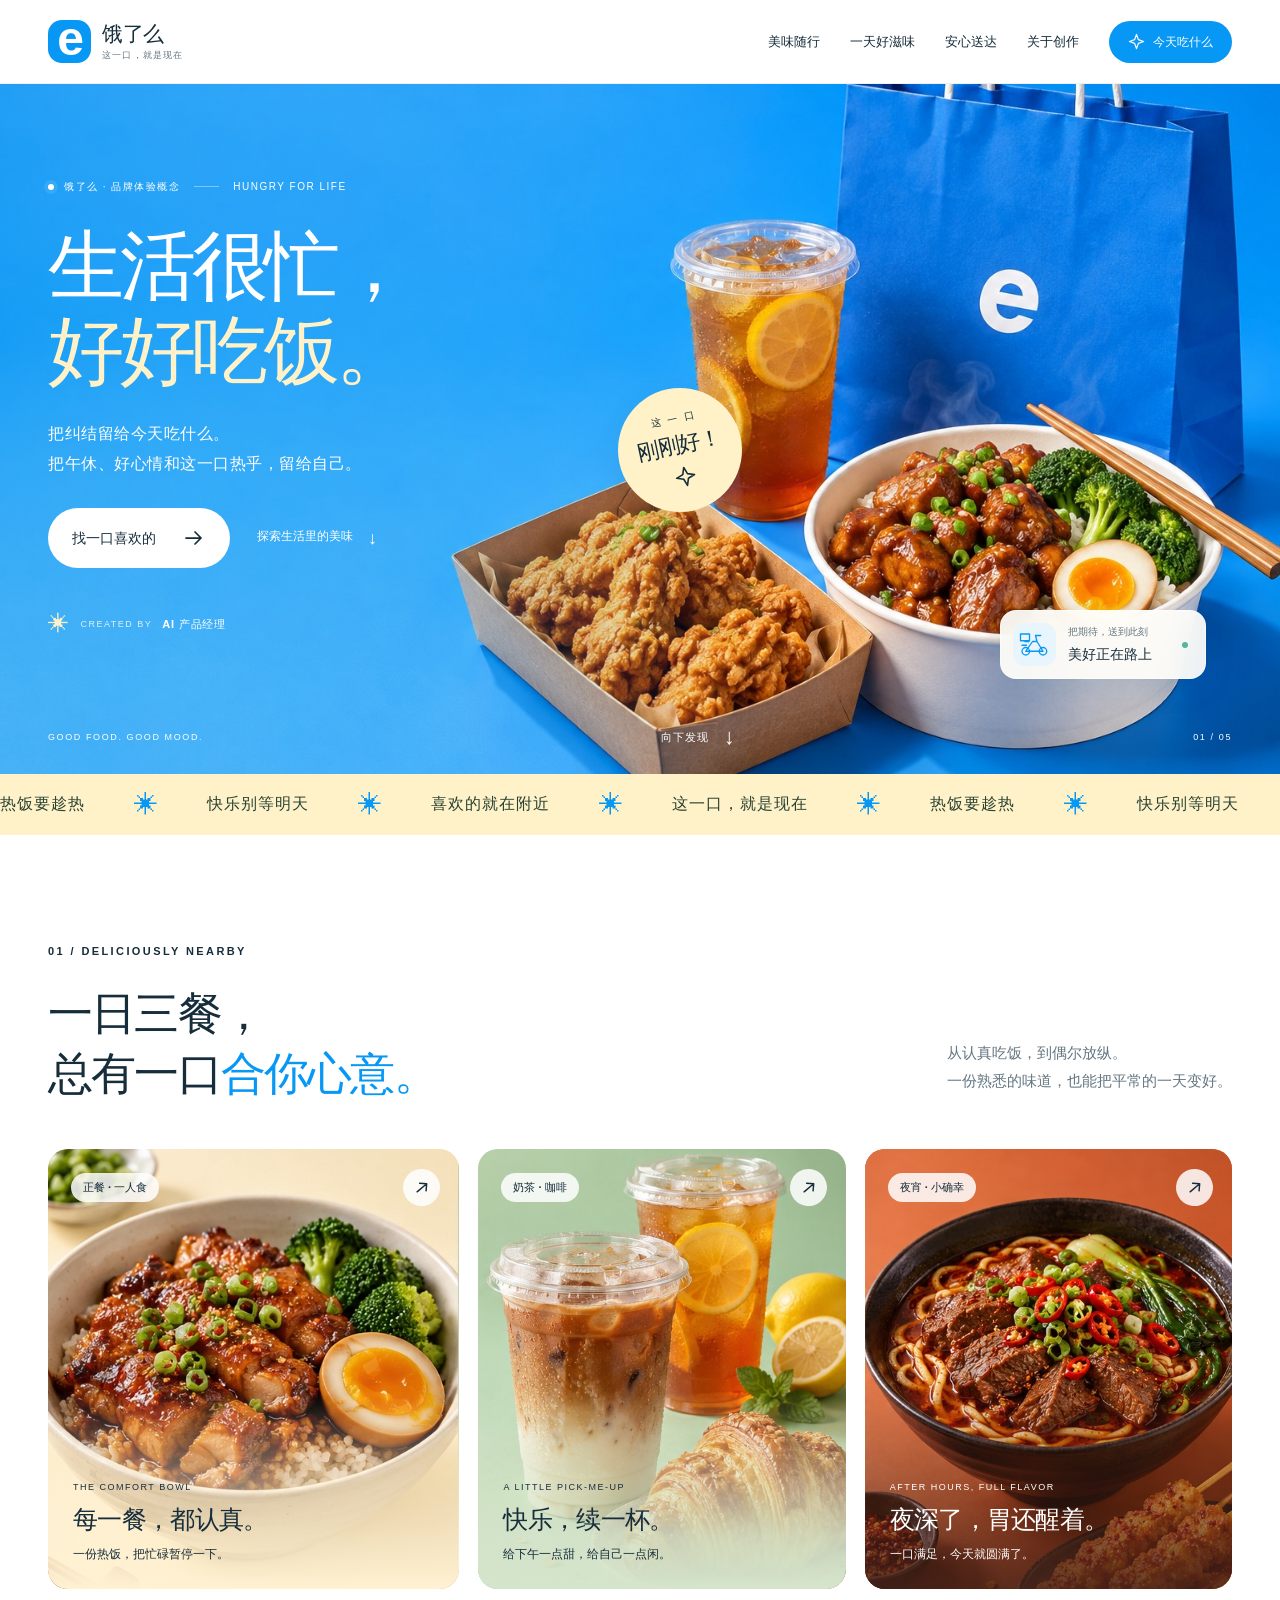
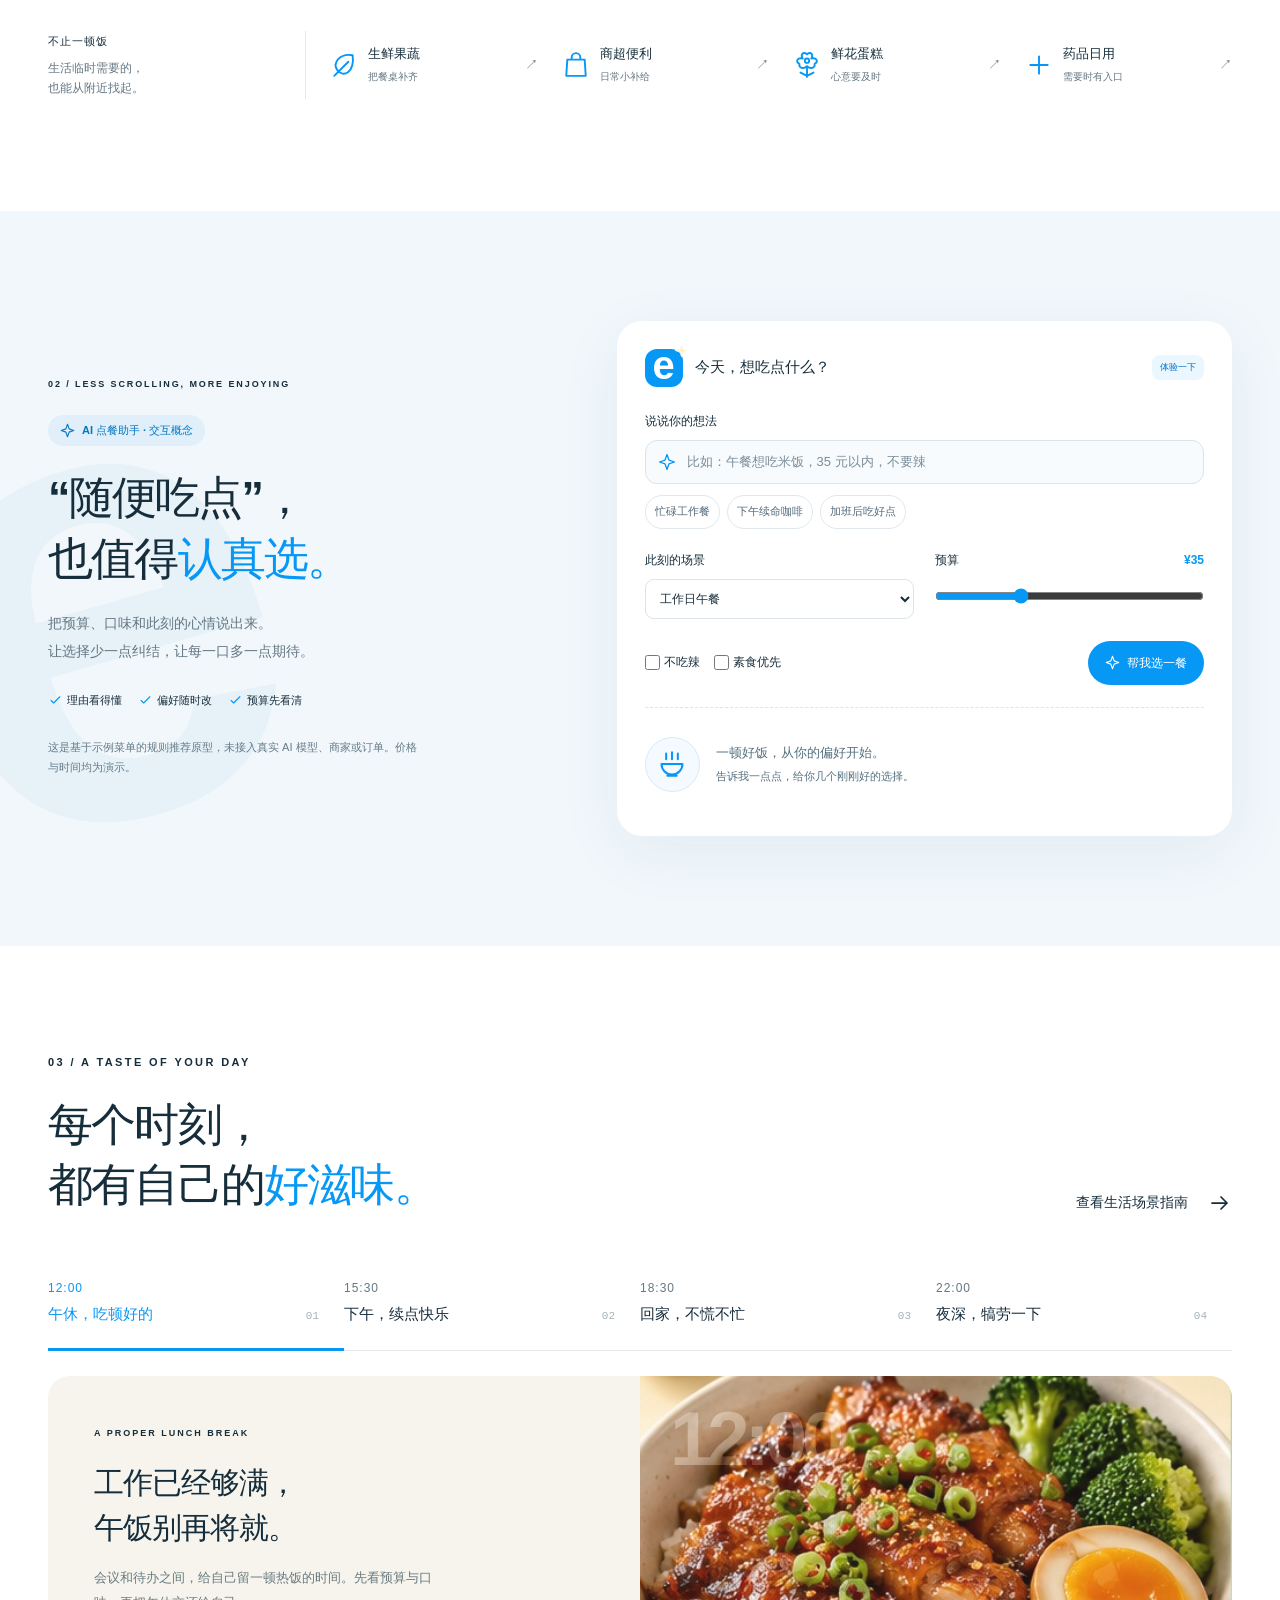
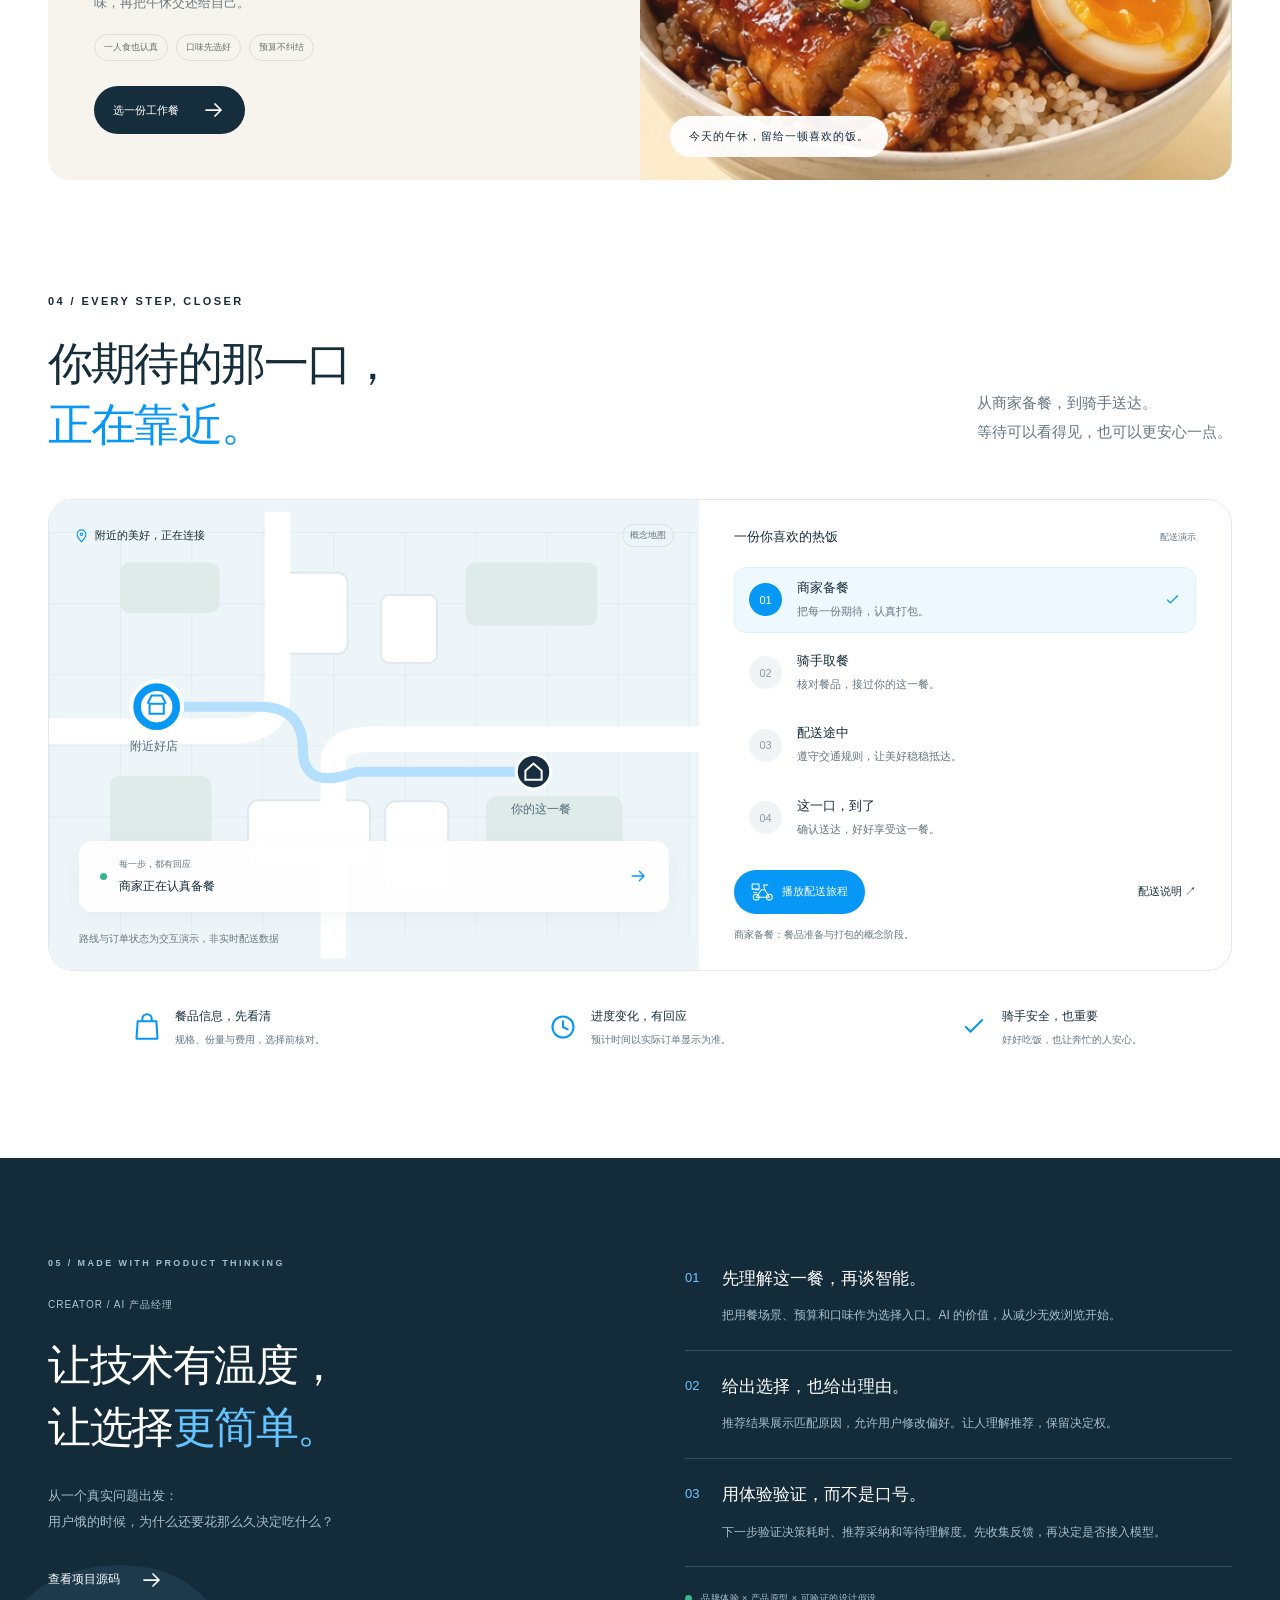
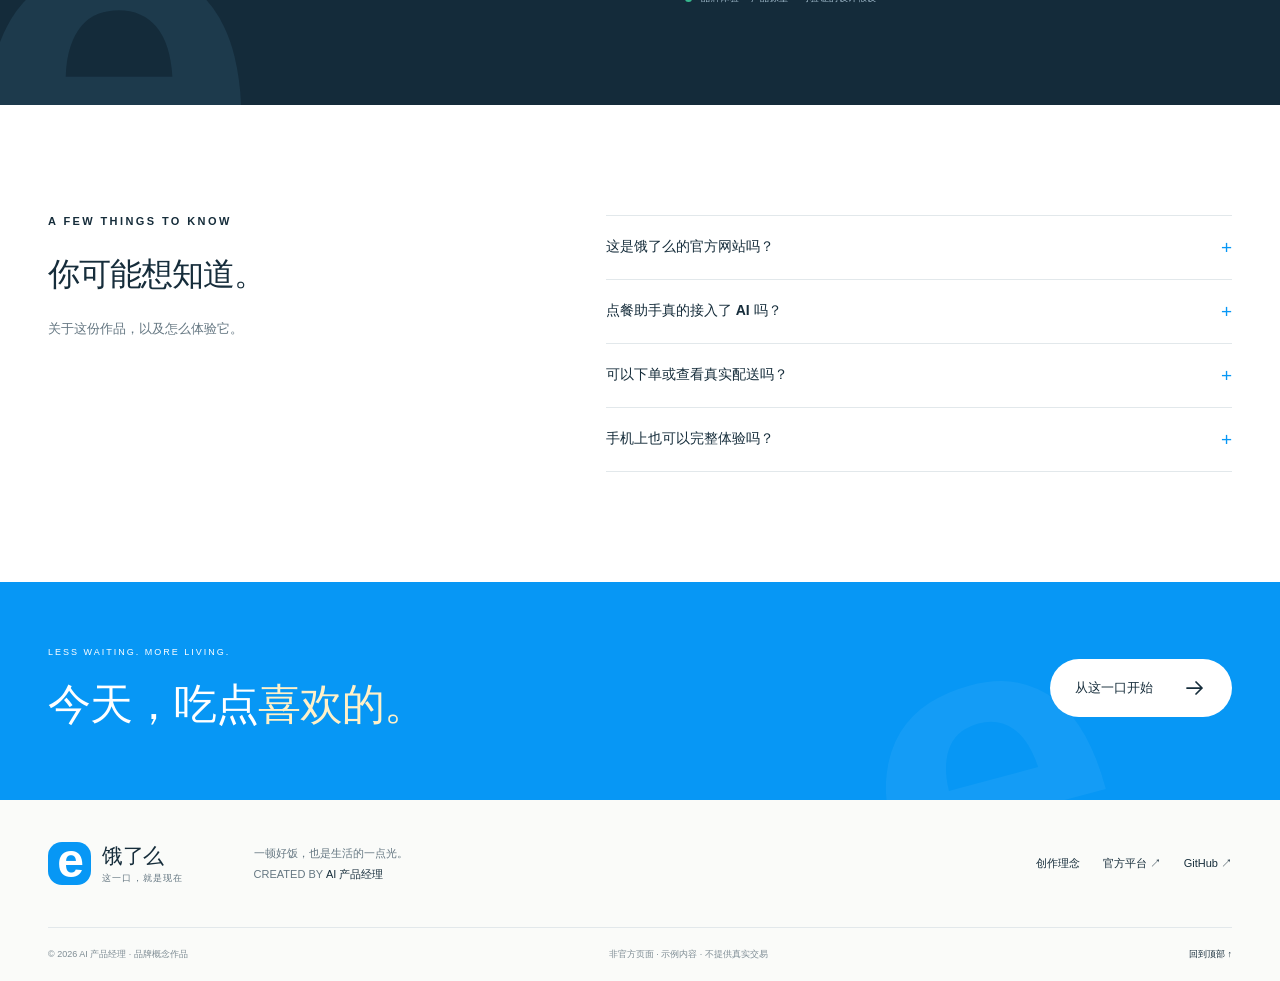
<file: index.html>
<!doctype html>
<html lang="zh-CN">
<head>
  <meta charset="utf-8">
  <meta name="viewport" content="width=device-width,initial-scale=1,viewport-fit=cover">
  <meta name="theme-color" content="#0797f5">
  <meta name="description" content="饿了么品牌体验概念：从一顿热饭到即时生活，由 AI 产品经理创作。探索美食场景、点餐推荐与配送交互。">
  <meta name="author" content="AI 产品经理">
  <title>饿了么 · 这一口，就是现在｜AI 产品经理作品</title>
  <link rel="icon" href="data:image/svg+xml,%3Csvg xmlns='http://www.w3.org/2000/svg' viewBox='0 0 64 64'%3E%3Crect width='64' height='64' rx='20' fill='%230797f5'/%3E%3Ctext x='15' y='49' font-family='Arial' font-size='55' font-weight='bold' fill='white'%3Ee%3C/text%3E%3C/svg%3E">
  <link rel="preload" href="assets/hero-food.jpg" as="image">
  <link rel="stylesheet" href="assets/style.css">
  <script src="assets/app.js" defer></script>
</head>
<body>
  <a class="skip-link" href="#mainContent">跳到主要内容</a>
  <svg class="svg-sprite" aria-hidden="true" xmlns="http://www.w3.org/2000/svg">
    <symbol id="i-arrow" viewBox="0 0 24 24"><path d="M4 12h15m-6-6 6 6-6 6"/></symbol>
    <symbol id="i-spark" viewBox="0 0 24 24"><path d="m12 2 2.6 7.4L22 12l-7.4 2.6L12 22l-2.6-7.4L2 12l7.4-2.6Z"/></symbol>
    <symbol id="i-bowl" viewBox="0 0 24 24"><path d="M3 12h18a9 9 0 0 1-18 0ZM8 22h8M7 3v5m5-6v6m5-5v5"/></symbol>
    <symbol id="i-cup" viewBox="0 0 24 24"><path d="M5 7h12v9a4 4 0 0 1-4 4H9a4 4 0 0 1-4-4V7Zm12 1h2a3 3 0 1 1 0 6h-2M4 23h14M9 1v3m5-3v3"/></symbol>
    <symbol id="i-leaf" viewBox="0 0 24 24"><path d="M20 3C8 1 1 10 6 17s16 2 14-14ZM3 22 16 9"/></symbol>
    <symbol id="i-bag" viewBox="0 0 24 24"><path d="M4 7h16l1 15H3L4 7Zm4 0V5a4 4 0 0 1 8 0v2"/></symbol>
    <symbol id="i-flower" viewBox="0 0 24 24"><path d="M12 14v9m-6-4 6 3 6-3M12 2c4-3 6 1 4 4 5-1 7 3 3 5 1 4-4 5-7 2-3 3-8 2-7-2-4-2-2-6 3-5-2-3 0-7 4-4Z"/><circle cx="12" cy="8" r="2"/></symbol>
    <symbol id="i-plus" viewBox="0 0 24 24"><path d="M12 4v16M4 12h16"/></symbol>
    <symbol id="i-pin" viewBox="0 0 24 24"><path d="M19 10c0 5-7 12-7 12S5 15 5 10a7 7 0 1 1 14 0Z"/><circle cx="12" cy="10" r="2"/></symbol>
    <symbol id="i-check" viewBox="0 0 24 24"><path d="m5 12 4 4L19 6"/></symbol>
    <symbol id="i-clock" viewBox="0 0 24 24"><circle cx="12" cy="12" r="9"/><path d="M12 7v5l4 2"/></symbol>
    <symbol id="i-scooter" viewBox="0 0 40 32"><circle cx="9" cy="25" r="5"/><circle cx="32" cy="25" r="5"/><path d="M9 25 18 12h6l8 13H9Zm15-13-2-8h7M13 12H8m-4 5h6"/><path d="M2 2h12v9H2Z"/></symbol>
    <symbol id="i-close" viewBox="0 0 24 24"><path d="m6 6 12 12M6 18 18 6"/></symbol>
    <symbol id="i-menu" viewBox="0 0 24 24"><path d="M4 7h16M4 12h16M4 17h16"/></symbol>
  </svg>
  <header class="site-header" id="siteHeader">
    <div class="wrap header-inner">
      <a class="brand" href="#top" aria-label="饿了么概念作品首页"><span class="brand-mark">e</span><span class="brand-name">饿了么<small>这一口，就是现在</small></span></a>
      <nav class="nav-links" id="navLinks" aria-label="主导航">
        <a href="#services">美味随行</a><a href="#moments">一天好滋味</a><a href="#delivery">安心送达</a><a href="#creator">关于创作</a>
      </nav>
      <div class="nav-actions"><a class="button button-blue nav-cta" href="#assistant"><svg class="icon"><use href="#i-spark"/></svg>今天吃什么</a><button class="menu-button" id="menuButton" type="button" aria-label="打开导航菜单" aria-expanded="false" aria-controls="navLinks"><svg class="icon"><use href="#i-menu"/></svg></button></div>
    </div>
  </header>
  <main id="mainContent">
    <div id="homeView">
      <section class="hero" id="top" aria-labelledby="heroTitle">
        <img class="hero-image" src="assets/hero-food.jpg" width="1536" height="1024" alt="明亮蓝色背景上的外卖餐袋、热腾腾的鸡肉饭、炸鸡与柠檬茶" fetchpriority="high">
        <div class="hero-shade" aria-hidden="true"></div>
        <div class="wrap hero-content">
          <div class="hero-eyebrow"><span class="live-dot"></span>饿了么 · 品牌体验概念<span class="eyebrow-rule"></span>HUNGRY FOR LIFE</div>
          <h1 id="heroTitle">生活很忙，<br><span>好好吃饭。</span></h1>
          <p class="hero-desc">把纠结留给今天吃什么。<br>把午休、好心情和这一口热乎，留给自己。</p>
          <div class="hero-actions"><a class="button button-white" href="#assistant">找一口喜欢的<svg class="icon"><use href="#i-arrow"/></svg></a><a class="hero-secondary" href="#moments">探索生活里的美味<span>↓</span></a></div>
          <div class="hero-signature"><span class="mini-spark">✳</span> CREATED BY <strong>AI 产品经理</strong></div>
        </div>
        <div class="hero-sticker" aria-hidden="true"><span>这 一 口</span><b>刚刚好！</b><svg class="icon"><use href="#i-spark"/></svg></div>
        <div class="arrival-tag"><span class="arrival-icon"><svg class="icon scooter"><use href="#i-scooter"/></svg></span><div><small>把期待，送到此刻</small><b>美好正在路上</b></div><span class="arrival-dot"></span></div>
        <div class="hero-bottom"><span>GOOD FOOD. GOOD MOOD.</span><a href="#services" aria-label="向下探索美味随行">向下发现 <span>↓</span></a><span>01 / 05</span></div>
      </section>
      <div class="brand-ribbon" aria-hidden="true"><div><span>热饭要趁热</span><i>✳</i><span>快乐别等明天</span><i>✳</i><span>喜欢的就在附近</span><i>✳</i><span>这一口，就是现在</span><i>✳</i><span>热饭要趁热</span><i>✳</i><span>快乐别等明天</span><i>✳</i></div></div>
      <section class="section services" id="services" aria-labelledby="servicesTitle">
        <div class="wrap">
          <div class="section-heading reveal"><div><div class="eyebrow">01 / DELICIOUSLY NEARBY</div><h2 id="servicesTitle">一日三餐，<br>总有一口<span class="blue-text">合你心意。</span></h2></div><p>从认真吃饭，到偶尔放纵。<br>一份熟悉的味道，也能把平常的一天变好。</p></div>
          <div class="food-grid">
            <a class="food-card food-card-main reveal" href="#/service/food"><div class="food-photo food-photo-rice" role="img" aria-label="鸡肉饭与新鲜配菜"></div><div class="food-card-top"><span>正餐 · 一人食</span><span class="circle-link"><svg class="icon"><use href="#i-arrow"/></svg></span></div><div class="food-card-copy"><small>THE COMFORT BOWL</small><h3>每一餐，都认真。</h3><p>一份热饭，把忙碌暂停一下。</p></div></a>
            <a class="food-card food-card-drink reveal" href="#/service/coffee"><div class="food-photo food-photo-drink" role="img" aria-label="冰咖啡、柠檬茶与可颂"></div><div class="food-card-top"><span>奶茶 · 咖啡</span><span class="circle-link"><svg class="icon"><use href="#i-arrow"/></svg></span></div><div class="food-card-copy"><small>A LITTLE PICK-ME-UP</small><h3>快乐，续一杯。</h3><p>给下午一点甜，给自己一点闲。</p></div></a>
            <a class="food-card food-card-night reveal" href="#moments" data-scene-link="night"><div class="food-photo food-photo-night" role="img" aria-label="香辣牛肉面与烤串"></div><div class="food-card-top"><span>夜宵 · 小确幸</span><span class="circle-link"><svg class="icon"><use href="#i-arrow"/></svg></span></div><div class="food-card-copy"><small>AFTER HOURS, FULL FLAVOR</small><h3>夜深了，胃还醒着。</h3><p>一口满足，今天就圆满了。</p></div></a>
          </div>
          <div class="life-row reveal"><div><span class="life-label">不止一顿饭</span><p>生活临时需要的，<br>也能从附近找起。</p></div><a href="#/service/fresh"><svg class="icon"><use href="#i-leaf"/></svg><span>生鲜果蔬<small>把餐桌补齐</small></span><span>↗</span></a><a href="#/service/market"><svg class="icon"><use href="#i-bag"/></svg><span>商超便利<small>日常小补给</small></span><span>↗</span></a><a href="#/service/flowers"><svg class="icon"><use href="#i-flower"/></svg><span>鲜花蛋糕<small>心意要及时</small></span><span>↗</span></a><a href="#/service/care"><svg class="icon"><use href="#i-plus"/></svg><span>药品日用<small>需要时有入口</small></span><span>↗</span></a></div>
        </div>
      </section>
      <section class="section assistant-section" id="assistant" aria-labelledby="assistantTitle">
        <div class="wrap assistant-grid">
          <div class="assistant-intro reveal"><div class="eyebrow">02 / LESS SCROLLING, MORE ENJOYING</div><span class="ai-badge"><svg class="icon"><use href="#i-spark"/></svg>AI 点餐助手 · 交互概念</span><h2 id="assistantTitle">“随便吃点”，<br>也值得<span class="blue-text">认真选。</span></h2><p>把预算、口味和此刻的心情说出来。<br>让选择少一点纠结，让每一口多一点期待。</p><div class="assistant-principles"><span><svg class="icon"><use href="#i-check"/></svg>理由看得懂</span><span><svg class="icon"><use href="#i-check"/></svg>偏好随时改</span><span><svg class="icon"><use href="#i-check"/></svg>预算先看清</span></div><small class="demo-note">这是基于示例菜单的规则推荐原型，未接入真实 AI 模型、商家或订单。价格与时间均为演示。</small></div>
          <div class="assistant-panel reveal">
            <div class="panel-head"><span><span class="assistant-avatar">e<svg class="icon"><use href="#i-spark"/></svg></span><b>今天，想吃点什么？</b></span><span class="demo-pill">体验一下</span></div>
            <form id="recommendForm">
              <label class="input-label" for="craving">说说你的想法</label>
              <div class="craving-input"><svg class="icon"><use href="#i-spark"/></svg><input id="craving" name="craving" maxlength="180" placeholder="比如：午餐想吃米饭，35 元以内，不要辣" autocomplete="off"></div>
              <div class="quick-prompts" aria-label="快速填写需求"><button type="button" data-prompt="工作日午餐，35元以内，不要辣">忙碌工作餐</button><button type="button" data-prompt="下午茶，30元以内，想喝咖啡">下午续命咖啡</button><button type="button" data-prompt="深夜加班，40元以内，想吃辣">加班后吃好点</button></div>
              <div class="form-options"><div><label class="input-label" for="sceneSelect">此刻的场景</label><select id="sceneSelect" name="scene"><option value="lunch">工作日午餐</option><option value="tea">下午茶时刻</option><option value="night">晚餐与夜宵</option></select></div><div><label class="input-label" for="budgetRange">预算 <output id="budgetValue" for="budgetRange">¥35</output></label><input id="budgetRange" type="range" min="15" max="80" step="5" value="35" name="budget" aria-label="餐品预算"></div></div>
              <div class="preference-row"><label><input id="noSpicy" type="checkbox" name="noSpicy">不吃辣</label><label><input id="vegetarian" type="checkbox" name="vegetarian">素食优先</label><button class="button button-blue" type="submit"><svg class="icon"><use href="#i-spark"/></svg>帮我选一餐</button></div>
            </form>
            <div class="recommend-results" id="recommendResults" aria-live="polite" aria-atomic="true"><div class="recommend-empty"><span class="empty-orbit"><svg class="icon"><use href="#i-bowl"/></svg></span><div><b>一顿好饭，从你的偏好开始。</b><p>告诉我一点点，给你几个刚刚好的选择。</p></div></div></div>
          </div>
        </div>
      </section>
      <section class="section moments-section" id="moments" aria-labelledby="momentsTitle">
        <div class="wrap">
          <div class="section-heading reveal"><div><div class="eyebrow">03 / A TASTE OF YOUR DAY</div><h2 id="momentsTitle">每个时刻，<br>都有自己的<span class="blue-text">好滋味。</span></h2></div><a class="text-link" href="#/scenes">查看生活场景指南<svg class="icon"><use href="#i-arrow"/></svg></a></div>
          <div class="moment-tabs" role="tablist" aria-label="选择用餐场景"><button id="tab-lunch" role="tab" aria-selected="true" aria-controls="momentPanel" tabindex="0" data-scene="lunch"><small>12:00</small>午休，吃顿好的<span>01</span></button><button id="tab-tea" role="tab" aria-selected="false" aria-controls="momentPanel" tabindex="-1" data-scene="tea"><small>15:30</small>下午，续点快乐<span>02</span></button><button id="tab-home" role="tab" aria-selected="false" aria-controls="momentPanel" tabindex="-1" data-scene="home"><small>18:30</small>回家，不慌不忙<span>03</span></button><button id="tab-night" role="tab" aria-selected="false" aria-controls="momentPanel" tabindex="-1" data-scene="night"><small>22:00</small>夜深，犒劳一下<span>04</span></button></div>
          <div class="moment-panel" id="momentPanel" role="tabpanel" aria-labelledby="tab-lunch" tabindex="0"><div class="moment-copy"><span class="moment-kicker" id="momentKicker">A PROPER LUNCH BREAK</span><h3 id="momentTitle">工作已经够满，<br>午饭别再将就。</h3><p id="momentDescription">会议和待办之间，给自己留一顿热饭的时间。先看预算与口味，再把午休交还给自己。</p><div class="moment-tags" id="momentTags"><span>一人食也认真</span><span>口味先选好</span><span>预算不纠结</span></div><button class="button button-dark" id="momentAction" type="button">选一份工作餐<svg class="icon"><use href="#i-arrow"/></svg></button></div><div class="moment-art" id="momentArt" role="img" aria-label="工作日热饭场景"><div class="moment-photo food-photo-rice"></div><span class="moment-giant-time" id="momentTime">12:00</span><span class="moment-caption" id="momentCaption">今天的午休，留给一顿喜欢的饭。</span></div></div>
        </div>
      </section>
      <section class="section delivery-section" id="delivery" aria-labelledby="deliveryTitle">
        <div class="wrap">
          <div class="section-heading reveal"><div><div class="eyebrow">04 / EVERY STEP, CLOSER</div><h2 id="deliveryTitle">你期待的那一口，<br><span class="blue-text">正在靠近。</span></h2></div><p>从商家备餐，到骑手送达。<br>等待可以看得见，也可以更安心一点。</p></div>
          <div class="delivery-grid reveal"><div class="delivery-map"><span class="map-caption"><svg class="icon"><use href="#i-pin"/></svg>附近的美好，正在连接<span>概念地图</span></span><svg class="city-map" viewBox="0 0 640 400" role="img" aria-label="示意配送路线，连接商家与收餐位置"><defs><pattern id="map-grid" width="70" height="70" patternUnits="userSpaceOnUse"><path d="M70 0H0V70" fill="none" stroke="#d5e4ed" stroke-width="1"/></pattern></defs><rect width="640" height="400" fill="url(#map-grid)"/><g fill="#dfebe9"><rect x="70" y="30" width="98" height="50" rx="10"/><rect x="410" y="30" width="130" height="62" rx="10"/><rect x="60" y="240" width="100" height="80" rx="10"/><rect x="430" y="260" width="135" height="90" rx="12"/></g><g fill="#fff" stroke="#e0e9ee" stroke-width="2"><rect x="218" y="40" width="76" height="80" rx="10"/><rect x="327" y="62" width="55" height="67" rx="8"/><rect x="196" y="264" width="120" height="65" rx="10"/><rect x="331" y="265" width="62" height="90" rx="10"/></g><path d="M-20 196H180Q225 196 225 160V-20M280 420V227Q280 204 317 204H680" fill="none" stroke="#fff" stroke-width="25"/><path d="M106 172H207Q250 172 250 214T303 236H477" fill="none" stroke="#b4dfff" stroke-width="10" stroke-linecap="round"/><path id="routeProgress" d="M106 172H207Q250 172 250 214T303 236H477" fill="none" stroke="#0797f5" stroke-width="6" stroke-linecap="round" pathLength="100"/><g id="riderMarker" transform="translate(250 210)"><circle r="25" fill="#0797f5" stroke="white" stroke-width="4"/><path d="m-9 3 6-9h7l6 12H-9m0 0a3 3 0 1 0 .1 0m19 0a3 3 0 1 0 .1 0M4-6 2-13h6" stroke="white" stroke-width="2" fill="none" stroke-linecap="round"/></g><circle cx="106" cy="172" r="17" fill="white" stroke="#0797f5" stroke-width="3"/><path d="M99 169h14v10H99Zm-2 0 4-8h10l4 8" fill="none" stroke="#0797f5" stroke-width="2"/><circle cx="477" cy="236" r="17" fill="#172d40" stroke="white" stroke-width="3"/><path d="m469 235 8-7 8 7v9h-16Z" fill="none" stroke="white" stroke-width="2"/><text x="80" y="215" class="map-text">附近好店</text><text x="455" y="277" class="map-text">你的这一餐</text></svg><div class="map-floating-card"><span class="status-dot"></span><div><small id="deliverySmall">每一步，都有回应</small><b id="deliveryMapStatus">商家正在认真备餐</b></div><svg class="icon"><use href="#i-arrow"/></svg></div><span class="map-fineprint">路线与订单状态为交互演示，非实时配送数据</span></div>
            <div class="delivery-steps"><div class="delivery-title-row"><b id="demoOrderName">一份你喜欢的热饭</b><span>配送演示</span></div><div class="delivery-step-buttons" role="group" aria-label="查看配送阶段"><button class="delivery-step active" data-step="0" type="button" aria-pressed="true"><span class="step-number">01</span><span><b>商家备餐</b><small>把每一份期待，认真打包。</small></span><svg class="icon"><use href="#i-check"/></svg></button><button class="delivery-step" data-step="1" type="button" aria-pressed="false"><span class="step-number">02</span><span><b>骑手取餐</b><small>核对餐品，接过你的这一餐。</small></span><svg class="icon"><use href="#i-check"/></svg></button><button class="delivery-step" data-step="2" type="button" aria-pressed="false"><span class="step-number">03</span><span><b>配送途中</b><small>遵守交通规则，让美好稳稳抵达。</small></span><svg class="icon"><use href="#i-check"/></svg></button><button class="delivery-step" data-step="3" type="button" aria-pressed="false"><span class="step-number">04</span><span><b>这一口，到了</b><small>确认送达，好好享受这一餐。</small></span><svg class="icon"><use href="#i-check"/></svg></button></div><div class="delivery-controls"><button class="button button-blue" type="button" id="playDelivery"><svg class="icon"><use href="#i-scooter"/></svg>播放配送旅程</button><a class="text-link" href="#/delivery">配送说明 ↗</a></div><p class="delivery-note" id="deliveryLiveStatus" aria-live="polite">点击任一步骤，看看美好如何抵达。</p></div></div>
          <div class="care-strip reveal"><div><svg class="icon"><use href="#i-bag"/></svg><span><b>餐品信息，先看清</b><small>规格、份量与费用，选择前核对。</small></span></div><div><svg class="icon"><use href="#i-clock"/></svg><span><b>进度变化，有回应</b><small>预计时间以实际订单显示为准。</small></span></div><div><svg class="icon"><use href="#i-check"/></svg><span><b>骑手安全，也重要</b><small>好好吃饭，也让奔忙的人安心。</small></span></div></div>
        </div>
      </section>
      <section class="creator-section" id="creator" aria-labelledby="creatorTitle"><div class="wrap creator-grid"><div class="creator-manifesto reveal"><div class="eyebrow">05 / MADE WITH PRODUCT THINKING</div><span class="creator-role">CREATOR / AI 产品经理</span><h2 id="creatorTitle">让技术有温度，<br>让选择<span>更简单。</span></h2><p>从一个真实问题出发：<br>用户饿的时候，为什么还要花那么久决定吃什么？</p><a class="text-link" href="https://github.com/tfiyw-wei/eleme-motion-landing-page" target="_blank" rel="noopener noreferrer">查看项目源码<svg class="icon"><use href="#i-arrow"/></svg></a></div><div class="creator-thinking reveal"><article><span>01</span><div><h3>先理解这一餐，再谈智能。</h3><p>把用餐场景、预算和口味作为选择入口。AI 的价值，从减少无效浏览开始。</p></div></article><article><span>02</span><div><h3>给出选择，也给出理由。</h3><p>推荐结果展示匹配原因，允许用户修改偏好。让人理解推荐，保留决定权。</p></div></article><article><span>03</span><div><h3>用体验验证，而不是口号。</h3><p>下一步验证决策耗时、推荐采纳和等待理解度。先收集反馈，再决定是否接入模型。</p></div></article><div class="creator-footnote"><span class="status-dot"></span>品牌体验 × 产品原型 × 可验证的设计假设</div></div></div></section>
      <section class="section faq-section" aria-labelledby="faqTitle"><div class="wrap faq-grid"><div><div class="eyebrow">A FEW THINGS TO KNOW</div><h2 id="faqTitle">你可能想知道。</h2><p>关于这份作品，以及怎么体验它。</p></div><div class="faq-list"><details><summary>这是饿了么的官方网站吗？<span>+</span></summary><p>这是由 AI 产品经理创作的饿了么品牌体验概念作品。当前饿了么官网地址会跳转至淘宝闪购；本项目保留饿了么蓝色品牌主题，用于展示设计与产品思考。<a href="https://www.ele.me/" target="_blank" rel="noopener noreferrer">访问官方页面 ↗</a></p></details><details><summary>点餐助手真的接入了 AI 吗？<span>+</span></summary><p>目前是可操作的产品原型，使用本地示例菜单与明确的筛选规则，展示预算、口味、场景与推荐理由之间的关系。未接入大模型、实时商家或用户画像，不把原型能力表述为已上线能力。</p></details><details><summary>可以下单或查看真实配送吗？<span>+</span></summary><p>页面提供推荐与配送交互演示，不产生真实订单、支付或配送请求。商品、价格、餐品图片与配送路线均为示例；真实服务请前往官方平台。</p></details><details><summary>手机上也可以完整体验吗？<span>+</span></summary><p>可以。页面为手机提供纵向阅读、场景横向标签、折叠导航与完整表单；也支持键盘操作和减少动画偏好。</p></details></div></div></section>
      <section class="closing"><div class="wrap closing-inner"><div><small>LESS WAITING. MORE LIVING.</small><h2>今天，吃点<span>喜欢的。</span></h2></div><a class="button button-white" href="#assistant">从这一口开始<svg class="icon"><use href="#i-arrow"/></svg></a><span class="closing-e" aria-hidden="true">e</span></div></section>
    </div>
    <section id="detailView" class="detail-view" hidden aria-label="服务详情"></section>
    <noscript><div class="wrap noscript-notice">当前未启用 JavaScript。品牌内容仍可阅读，点餐推荐、场景切换与服务详情需要启用 JavaScript。</div></noscript>
  </main>
  <footer class="site-footer"><div class="wrap footer-top"><a class="brand" href="#top"><span class="brand-mark">e</span><span class="brand-name">饿了么<small>这一口，就是现在</small></span></a><p>一顿好饭，也是生活的一点光。<br>CREATED BY <b>AI 产品经理</b></p><div><a href="#creator">创作理念</a><a href="https://www.ele.me/" target="_blank" rel="noopener noreferrer">官方平台 ↗</a><a href="https://github.com/tfiyw-wei/eleme-motion-landing-page" target="_blank" rel="noopener noreferrer">GitHub ↗</a></div></div><div class="wrap footer-bottom"><span>© 2026 AI 产品经理 · 品牌概念作品</span><span>非官方页面 · 示例内容 · 不提供真实交易</span><a href="#top">回到顶部 ↑</a></div></footer>
  <div id="toast" class="toast" role="status" aria-live="polite"></div>
</body>
</html>
</file>
